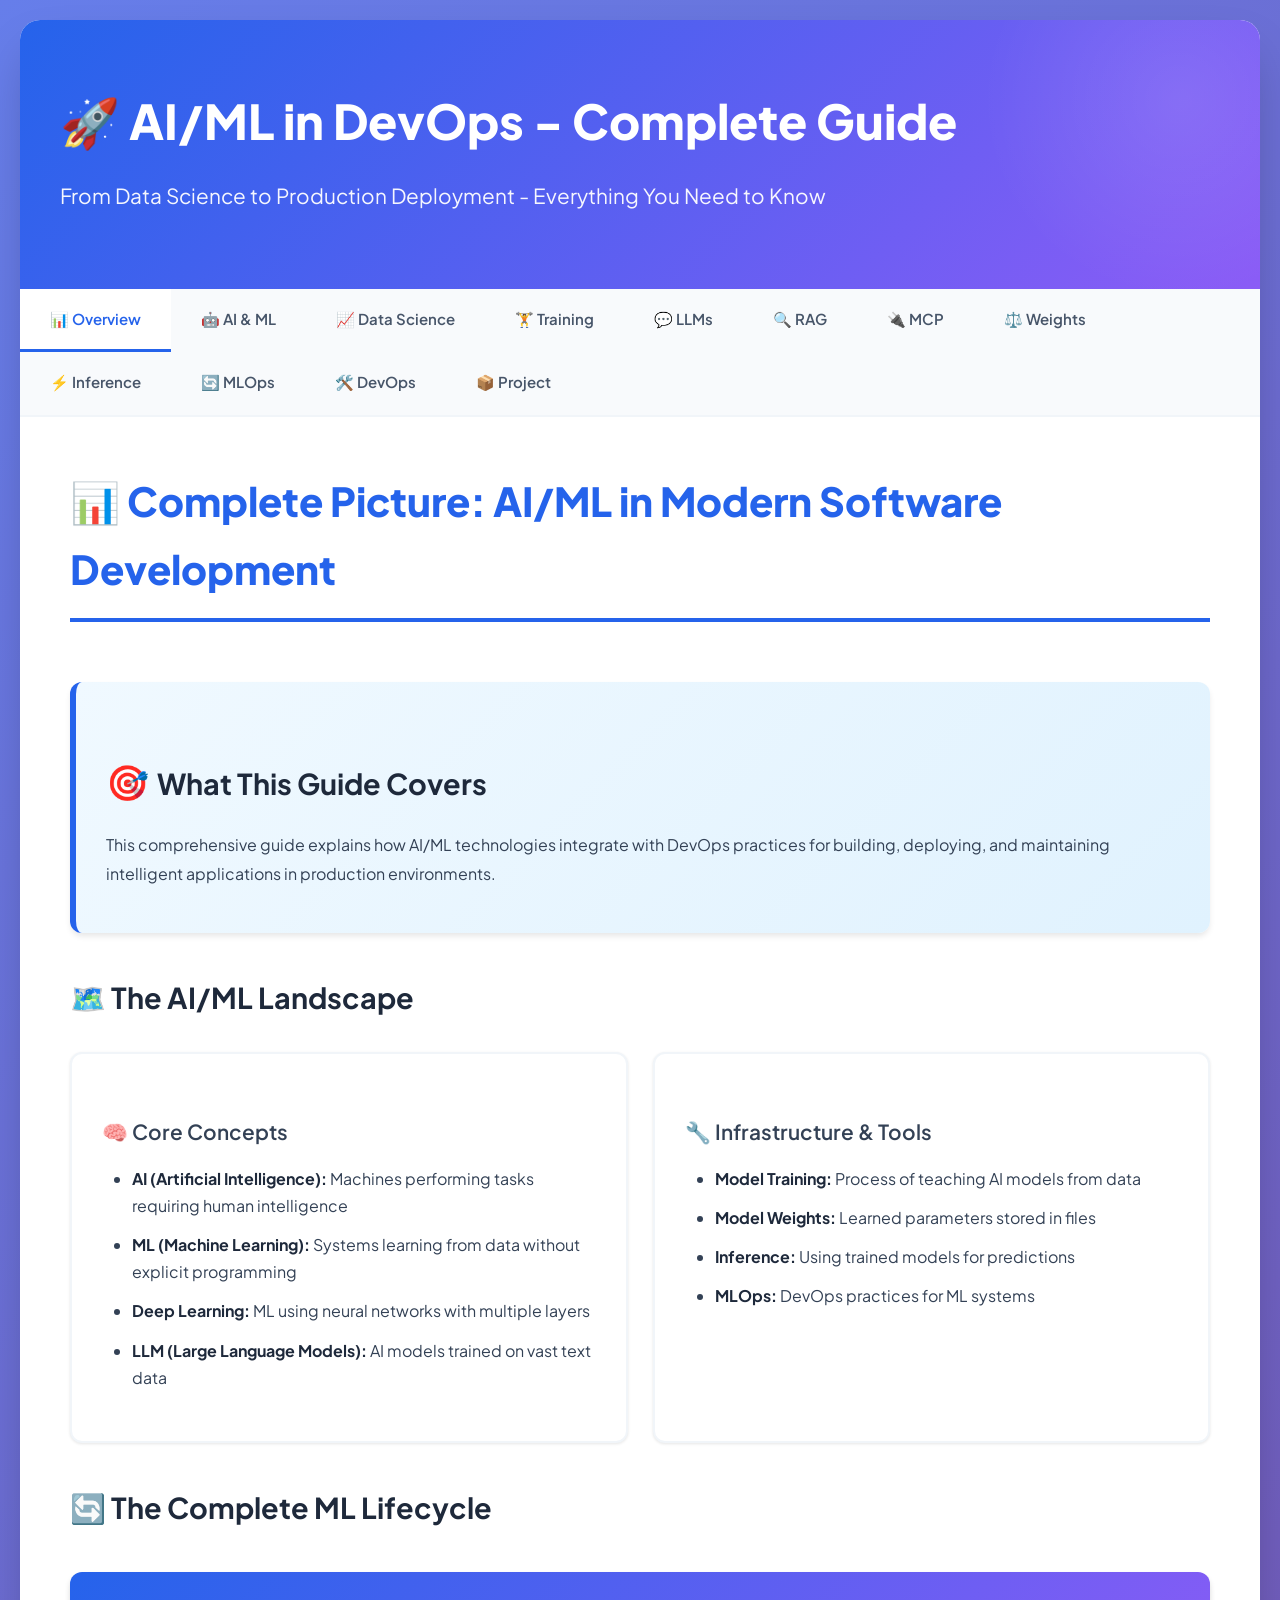
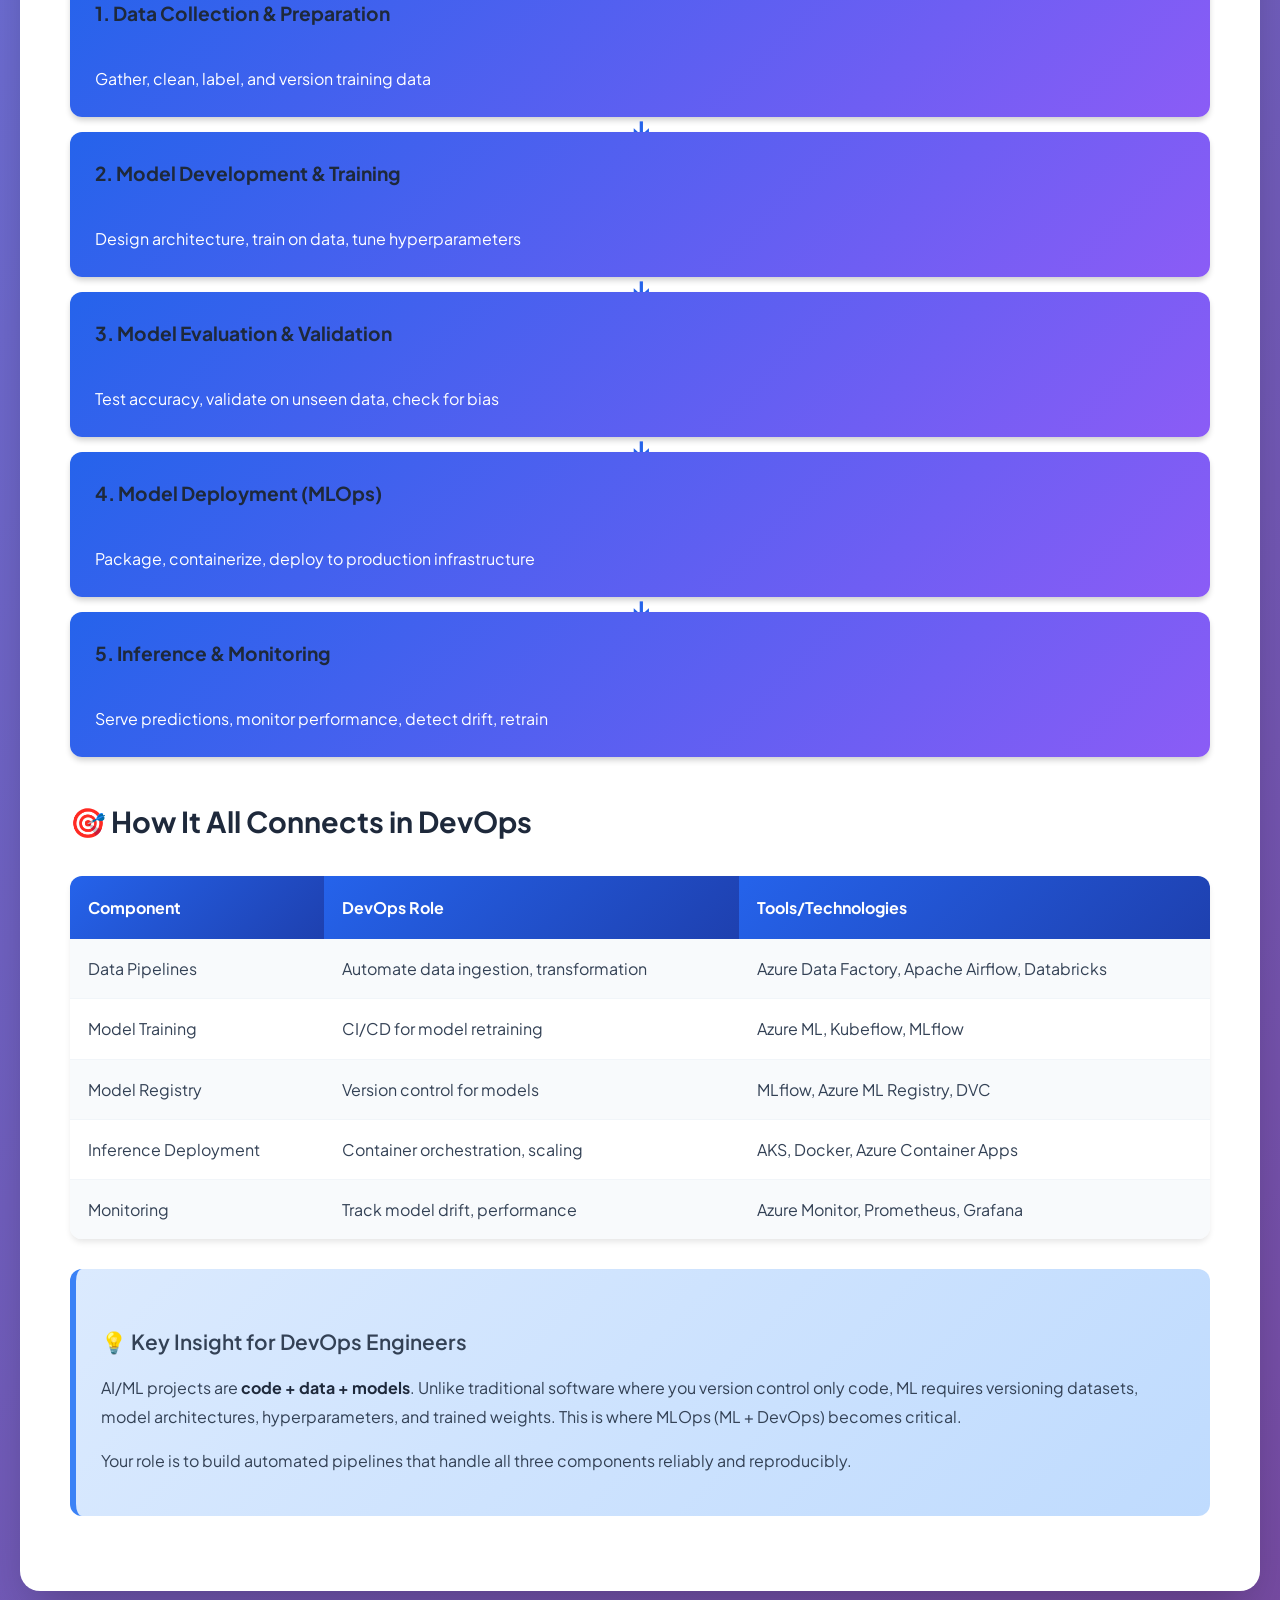
<file: AL_ML_for_DevOps_Engineer/index.html>
<!DOCTYPE html>
<html lang="en">
<head>
    <meta charset="UTF-8">
    <meta name="viewport" content="width=device-width, initial-scale=1.0">
    <title>AI/ML DevOps Complete Guide</title>
    <link href="https://fonts.googleapis.com/css2?family=JetBrains+Mono:wght@400;700&family=Plus+Jakarta+Sans:wght@400;600;800&display=swap" rel="stylesheet">
    <style>
        :root {
            --primary: #2563eb;
            --primary-dark: #1e40af;
            --secondary: #8b5cf6;
            --accent: #f59e0b;
            --success: #10b981;
            --warning: #f59e0b;
            --danger: #ef4444;
            --dark: #0f172a;
            --gray-900: #1e293b;
            --gray-800: #334155;
            --gray-700: #475569;
            --gray-100: #f1f5f9;
            --gray-50: #f8fafc;
        }

        * {
            margin: 0;
            padding: 0;
            box-sizing: border-box;
        }

        body {
            font-family: 'Plus Jakarta Sans', sans-serif;
            background: linear-gradient(135deg, #667eea 0%, #764ba2 100%);
            min-height: 100vh;
            padding: 20px;
            line-height: 1.7;
            color: var(--gray-800);
        }

        .container {
            max-width: 1400px;
            margin: 0 auto;
            background: white;
            border-radius: 20px;
            box-shadow: 0 25px 50px -12px rgba(0, 0, 0, 0.25);
            overflow: hidden;
        }

        .header {
            background: linear-gradient(135deg, var(--primary) 0%, var(--secondary) 100%);
            color: white;
            padding: 60px 40px;
            position: relative;
            overflow: hidden;
        }

        .header::before {
            content: '';
            position: absolute;
            top: 0;
            right: 0;
            width: 400px;
            height: 400px;
            background: radial-gradient(circle, rgba(255,255,255,0.1) 0%, transparent 70%);
            border-radius: 50%;
            transform: translate(30%, -30%);
        }

        .header h1 {
            font-size: 3em;
            font-weight: 800;
            margin-bottom: 15px;
            position: relative;
            z-index: 1;
        }

        .header p {
            font-size: 1.3em;
            opacity: 0.95;
            position: relative;
            z-index: 1;
        }

        .tabs {
            display: flex;
            background: var(--gray-50);
            border-bottom: 2px solid var(--gray-100);
            overflow-x: auto;
            flex-wrap: wrap;
            padding: 0;
        }

        .tab-button {
            background: transparent;
            border: none;
            padding: 20px 30px;
            cursor: pointer;
            font-size: 15px;
            font-weight: 600;
            color: var(--gray-700);
            transition: all 0.3s cubic-bezier(0.4, 0, 0.2, 1);
            border-bottom: 3px solid transparent;
            white-space: nowrap;
            font-family: 'Plus Jakarta Sans', sans-serif;
        }

        .tab-button:hover {
            background: white;
            color: var(--primary);
        }

        .tab-button.active {
            color: var(--primary);
            background: white;
            border-bottom-color: var(--primary);
        }

        .tab-content {
            display: none;
            padding: 50px;
            animation: fadeIn 0.6s cubic-bezier(0.4, 0, 0.2, 1);
        }

        .tab-content.active {
            display: block;
        }

        @keyframes fadeIn {
            from { 
                opacity: 0; 
                transform: translateY(20px); 
            }
            to { 
                opacity: 1; 
                transform: translateY(0); 
            }
        }

        h2 {
            color: var(--primary);
            margin-bottom: 30px;
            font-size: 2.5em;
            font-weight: 800;
            border-bottom: 4px solid var(--primary);
            padding-bottom: 15px;
            display: inline-block;
        }

        h3 {
            color: var(--gray-900);
            margin-top: 40px;
            margin-bottom: 20px;
            font-size: 1.8em;
            font-weight: 700;
        }

        h4 {
            color: var(--gray-800);
            margin-top: 30px;
            margin-bottom: 15px;
            font-size: 1.3em;
            font-weight: 600;
        }

        p {
            margin-bottom: 15px;
            line-height: 1.8;
        }

        .concept-box {
            background: linear-gradient(135deg, #f0f9ff 0%, #e0f2fe 100%);
            border-left: 6px solid var(--primary);
            padding: 30px;
            margin: 30px 0;
            border-radius: 12px;
            box-shadow: 0 4px 6px -1px rgba(0, 0, 0, 0.1);
        }

        .code-block {
            background: var(--dark);
            color: #e2e8f0;
            padding: 25px;
            border-radius: 12px;
            overflow-x: auto;
            margin: 25px 0;
            font-family: 'JetBrains Mono', monospace;
            font-size: 14px;
            line-height: 1.6;
            box-shadow: 0 10px 15px -3px rgba(0, 0, 0, 0.3);
        }

        .code-block .comment { color: #64748b; }
        .code-block .keyword { color: #c084fc; }
        .code-block .string { color: #34d399; }
        .code-block .function { color: #60a5fa; }

        .warning-box {
            background: linear-gradient(135deg, #fef3c7 0%, #fde68a 100%);
            border-left: 6px solid var(--warning);
            padding: 25px;
            margin: 25px 0;
            border-radius: 12px;
        }

        .success-box {
            background: linear-gradient(135deg, #d1fae5 0%, #a7f3d0 100%);
            border-left: 6px solid var(--success);
            padding: 25px;
            margin: 25px 0;
            border-radius: 12px;
        }

        .info-box {
            background: linear-gradient(135deg, #dbeafe 0%, #bfdbfe 100%);
            border-left: 6px solid #3b82f6;
            padding: 25px;
            margin: 25px 0;
            border-radius: 12px;
        }

        ul, ol {
            margin-left: 30px;
            margin-bottom: 20px;
        }

        li {
            margin-bottom: 12px;
            line-height: 1.7;
        }

        .grid-2 {
            display: grid;
            grid-template-columns: 1fr 1fr;
            gap: 25px;
            margin: 30px 0;
        }

        .card {
            background: white;
            border: 2px solid var(--gray-100);
            border-radius: 12px;
            padding: 30px;
            transition: all 0.3s cubic-bezier(0.4, 0, 0.2, 1);
            box-shadow: 0 1px 3px 0 rgba(0, 0, 0, 0.1);
        }

        .card:hover {
            box-shadow: 0 20px 25px -5px rgba(0, 0, 0, 0.1);
            border-color: var(--primary);
            transform: translateY(-4px);
        }

        .pipeline-step {
            background: linear-gradient(135deg, var(--primary) 0%, var(--secondary) 100%);
            color: white;
            padding: 25px;
            margin: 15px 0;
            border-radius: 12px;
            position: relative;
            box-shadow: 0 4px 6px -1px rgba(0, 0, 0, 0.2);
        }

        .pipeline-step strong {
            display: block;
            font-size: 1.2em;
            margin-bottom: 8px;
        }

        .pipeline-step::after {
            content: '↓';
            position: absolute;
            bottom: -35px;
            left: 50%;
            transform: translateX(-50%);
            font-size: 28px;
            color: var(--primary);
            font-weight: bold;
        }

        .pipeline-step:last-child::after {
            display: none;
        }

        table {
            width: 100%;
            border-collapse: separate;
            border-spacing: 0;
            margin: 30px 0;
            border-radius: 12px;
            overflow: hidden;
            box-shadow: 0 4px 6px -1px rgba(0, 0, 0, 0.1);
        }

        th {
            background: linear-gradient(135deg, var(--primary) 0%, var(--primary-dark) 100%);
            color: white;
            padding: 18px;
            text-align: left;
            font-weight: 700;
        }

        td {
            border-bottom: 1px solid var(--gray-100);
            padding: 16px 18px;
            background: white;
        }

        tr:last-child td {
            border-bottom: none;
        }

        tr:nth-child(even) td {
            background: var(--gray-50);
        }

        .highlight {
            background: #fef3c7;
            padding: 3px 8px;
            border-radius: 4px;
            font-weight: 600;
            color: var(--gray-900);
        }

        strong {
            color: var(--gray-900);
            font-weight: 700;
        }

        code {
            background: var(--gray-100);
            padding: 2px 6px;
            border-radius: 4px;
            font-family: 'JetBrains Mono', monospace;
            font-size: 0.9em;
            color: var(--primary-dark);
        }

        @media (max-width: 768px) {
            .grid-2 {
                grid-template-columns: 1fr;
            }
            
            .tabs {
                flex-direction: column;
            }
            
            .tab-button {
                width: 100%;
                text-align: left;
            }
            
            .header h1 {
                font-size: 2em;
            }
            
            .tab-content {
                padding: 25px;
            }

            body {
                padding: 10px;
            }
        }

        .emoji {
            font-size: 1.2em;
            margin-right: 8px;
        }
    </style>
</head>
<body>
    <div class="container">
        <div class="header">
            <h1>🚀 AI/ML in DevOps - Complete Guide</h1>
            <p>From Data Science to Production Deployment - Everything You Need to Know</p>
        </div>

        <div class="tabs">
            <button class="tab-button active" onclick="openTab(event, 'overview')">📊 Overview</button>
            <button class="tab-button" onclick="openTab(event, 'ai-basics')">🤖 AI & ML</button>
            <button class="tab-button" onclick="openTab(event, 'data-science')">📈 Data Science</button>
            <button class="tab-button" onclick="openTab(event, 'training')">🏋️ Training</button>
            <button class="tab-button" onclick="openTab(event, 'llm')">💬 LLMs</button>
            <button class="tab-button" onclick="openTab(event, 'rag')">🔍 RAG</button>
            <button class="tab-button" onclick="openTab(event, 'mcp')">🔌 MCP</button>
            <button class="tab-button" onclick="openTab(event, 'weights')">⚖️ Weights</button>
            <button class="tab-button" onclick="openTab(event, 'inference')">⚡ Inference</button>
            <button class="tab-button" onclick="openTab(event, 'mlops')">🔄 MLOps</button>
            <button class="tab-button" onclick="openTab(event, 'devops')">🛠️ DevOps</button>
            <button class="tab-button" onclick="openTab(event, 'project')">📦 Project</button>
        </div>

        <!-- Overview Tab -->
        <div id="overview" class="tab-content active">
            <h2>📊 Complete Picture: AI/ML in Modern Software Development</h2>
            
            <div class="concept-box">
                <h3><span class="emoji">🎯</span>What This Guide Covers</h3>
                <p>This comprehensive guide explains how AI/ML technologies integrate with DevOps practices for building, deploying, and maintaining intelligent applications in production environments.</p>
            </div>

            <h3>🗺️ The AI/ML Landscape</h3>
            <div class="grid-2">
                <div class="card">
                    <h4>🧠 Core Concepts</h4>
                    <ul>
                        <li><strong>AI (Artificial Intelligence):</strong> Machines performing tasks requiring human intelligence</li>
                        <li><strong>ML (Machine Learning):</strong> Systems learning from data without explicit programming</li>
                        <li><strong>Deep Learning:</strong> ML using neural networks with multiple layers</li>
                        <li><strong>LLM (Large Language Models):</strong> AI models trained on vast text data</li>
                    </ul>
                </div>
                <div class="card">
                    <h4>🔧 Infrastructure & Tools</h4>
                    <ul>
                        <li><strong>Model Training:</strong> Process of teaching AI models from data</li>
                        <li><strong>Model Weights:</strong> Learned parameters stored in files</li>
                        <li><strong>Inference:</strong> Using trained models for predictions</li>
                        <li><strong>MLOps:</strong> DevOps practices for ML systems</li>
                    </ul>
                </div>
            </div>

            <h3>🔄 The Complete ML Lifecycle</h3>
            <div style="margin: 40px 0;">
                <div class="pipeline-step">
                    <strong>1. Data Collection & Preparation</strong><br>
                    Gather, clean, label, and version training data
                </div>
                <div class="pipeline-step">
                    <strong>2. Model Development & Training</strong><br>
                    Design architecture, train on data, tune hyperparameters
                </div>
                <div class="pipeline-step">
                    <strong>3. Model Evaluation & Validation</strong><br>
                    Test accuracy, validate on unseen data, check for bias
                </div>
                <div class="pipeline-step">
                    <strong>4. Model Deployment (MLOps)</strong><br>
                    Package, containerize, deploy to production infrastructure
                </div>
                <div class="pipeline-step">
                    <strong>5. Inference & Monitoring</strong><br>
                    Serve predictions, monitor performance, detect drift, retrain
                </div>
            </div>

            <h3>🎯 How It All Connects in DevOps</h3>
            <table>
                <tr>
                    <th>Component</th>
                    <th>DevOps Role</th>
                    <th>Tools/Technologies</th>
                </tr>
                <tr>
                    <td>Data Pipelines</td>
                    <td>Automate data ingestion, transformation</td>
                    <td>Azure Data Factory, Apache Airflow, Databricks</td>
                </tr>
                <tr>
                    <td>Model Training</td>
                    <td>CI/CD for model retraining</td>
                    <td>Azure ML, Kubeflow, MLflow</td>
                </tr>
                <tr>
                    <td>Model Registry</td>
                    <td>Version control for models</td>
                    <td>MLflow, Azure ML Registry, DVC</td>
                </tr>
                <tr>
                    <td>Inference Deployment</td>
                    <td>Container orchestration, scaling</td>
                    <td>AKS, Docker, Azure Container Apps</td>
                </tr>
                <tr>
                    <td>Monitoring</td>
                    <td>Track model drift, performance</td>
                    <td>Azure Monitor, Prometheus, Grafana</td>
                </tr>
            </table>

            <div class="info-box">
                <h4>💡 Key Insight for DevOps Engineers</h4>
                <p>AI/ML projects are <strong>code + data + models</strong>. Unlike traditional software where you version control only code, ML requires versioning datasets, model architectures, hyperparameters, and trained weights. This is where MLOps (ML + DevOps) becomes critical.</p>
                <p>Your role is to build automated pipelines that handle all three components reliably and reproducibly.</p>
            </div>
        </div>

        <!-- Add remaining tab content here - continuing from the previous version -->
        <!-- I'll add the complete remaining sections -->

<div id="ai-basics" class="tab-content">
            <h2>🤖 AI & Machine Learning Basics</h2>
            
            <h3>What is Artificial Intelligence?</h3>
            <div class="concept-box">
                <p><strong>AI</strong> is the broad field of creating machines that can perform tasks requiring human-like intelligence: understanding language, recognizing images, making decisions, solving problems.</p>
            </div>

            <h3>Types of AI</h3>
            <div class="grid-2">
                <div class="card">
                    <h4>🎯 Narrow AI (Weak AI)</h4>
                    <p>AI designed for specific tasks</p>
                    <ul>
                        <li>Virtual assistants (Siri, Alexa)</li>
                        <li>Recommendation systems (Netflix, Amazon)</li>
                        <li>Spam filters</li>
                        <li>Image recognition</li>
                        <li><strong>This is what we build in production today</strong></li>
                    </ul>
                </div>
                <div class="card">
                    <h4>🧠 General AI (Strong AI)</h4>
                    <p>AI with human-level intelligence across all domains</p>
                    <ul>
                        <li>Still theoretical/research stage</li>
                        <li>Can learn any intellectual task</li>
                        <li>Not relevant for current DevOps work</li>
                    </ul>
                </div>
            </div>

            <h3>Machine Learning - The Core of Modern AI</h3>
            <div class="concept-box">
                <p><strong>Machine Learning</strong> is a subset of AI where systems learn patterns from data rather than being explicitly programmed with rules.</p>
                <p><strong>Traditional Programming:</strong> Rules + Data → Output</p>
                <p><strong>Machine Learning:</strong> Data + Desired Output → Rules (Model)</p>
            </div>

            <h3>Types of Machine Learning</h3>
            
            <h4>1. Supervised Learning</h4>
            <div class="info-box">
                <p><strong>Definition:</strong> Learning from labeled data (input-output pairs)</p>
                <p><strong>Use Cases:</strong></p>
                <ul>
                    <li>Email spam detection (email → spam/not spam)</li>
                    <li>House price prediction (features → price)</li>
                    <li>Medical diagnosis (symptoms → disease)</li>
                    <li>Sentiment analysis (text → positive/negative)</li>
                </ul>
                <p><strong>DevOps Context:</strong> Log classification, anomaly detection in metrics, ticket categorization</p>
            </div>

            <h4>2. Unsupervised Learning</h4>
            <div class="info-box">
                <p><strong>Definition:</strong> Finding patterns in unlabeled data</p>
                <p><strong>Use Cases:</strong></p>
                <ul>
                    <li>Customer segmentation (grouping similar users)</li>
                    <li>Anomaly detection (finding outliers)</li>
                    <li>Data compression</li>
                </ul>
                <p><strong>DevOps Context:</strong> Clustering server behaviors, detecting unusual deployment patterns</p>
            </div>

            <h4>3. Reinforcement Learning</h4>
            <div class="info-box">
                <p><strong>Definition:</strong> Learning through trial and error with rewards/penalties</p>
                <p><strong>Use Cases:</strong></p>
                <ul>
                    <li>Game playing (AlphaGo)</li>
                    <li>Robot control</li>
                    <li>Resource optimization</li>
                </ul>
                <p><strong>DevOps Context:</strong> Auto-scaling policies, resource allocation optimization</p>
            </div>

            <h3>Deep Learning</h3>
            <div class="concept-box">
                <p><strong>Deep Learning</strong> is a specialized ML technique using artificial neural networks with multiple layers (inspired by the human brain).</p>
                <p><strong>Why "Deep"?</strong> Multiple layers allow learning hierarchical representations:</p>
                <ul>
                    <li><strong>Layer 1:</strong> Edges and simple shapes</li>
                    <li><strong>Layer 2:</strong> Object parts</li>
                    <li><strong>Layer 3:</strong> Complete objects</li>
                </ul>
            </div>

            <h3>Common ML Algorithms</h3>
            <table>
                <tr>
                    <th>Algorithm Type</th>
                    <th>What It Does</th>
                    <th>Example Use</th>
                </tr>
                <tr>
                    <td>Linear Regression</td>
                    <td>Predicts continuous values</td>
                    <td>House prices, CPU usage forecasting</td>
                </tr>
                <tr>
                    <td>Logistic Regression</td>
                    <td>Binary classification</td>
                    <td>Email spam (yes/no)</td>
                </tr>
                <tr>
                    <td>Decision Trees</td>
                    <td>Tree-like decision model</td>
                    <td>Approval workflows, categorization</td>
                </tr>
                <tr>
                    <td>Random Forest</td>
                    <td>Multiple decision trees voting</td>
                    <td>More accurate predictions</td>
                </tr>
                <tr>
                    <td>Neural Networks</td>
                    <td>Complex pattern recognition</td>
                    <td>Image recognition, NLP, LLMs</td>
                </tr>
                <tr>
                    <td>K-Means</td>
                    <td>Clustering data into groups</td>
                    <td>User segmentation, server grouping</td>
                </tr>
            </table>

            <div class="success-box">
                <h4>✅ DevOps Engineer's Takeaway</h4>
                <p>You don't need to build ML models from scratch. Your role is to:</p>
                <ul>
                    <li>Understand what models do and their requirements</li>
                    <li>Deploy and serve models efficiently</li>
                    <li>Build pipelines for data and model management</li>
                    <li>Monitor model performance in production</li>
                    <li>Automate retraining and deployment</li>
                </ul>
            </div>
        </div>

        <!-- Data Science Tab -->
        <div id="data-science" class="tab-content">
            <h2>📈 Data Science in ML Projects</h2>
            
            <div class="concept-box">
                <h3>What is Data Science?</h3>
                <p><strong>Data Science</strong> is the field of extracting insights and knowledge from data using statistics, ML, and domain expertise. It's the foundation that ML models are built on.</p>
            </div>

            <h3>The Data Science Workflow</h3>
            <div style="margin: 40px 0;">
                <div class="pipeline-step">
                    <strong>1. Problem Definition</strong><br>
                    What business question are we answering?
                </div>
                <div class="pipeline-step">
                    <strong>2. Data Collection</strong><br>
                    Gather data from databases, APIs, logs, sensors
                </div>
                <div class="pipeline-step">
                    <strong>3. Data Cleaning</strong><br>
                    Handle missing values, remove duplicates, fix errors
                </div>
                <div class="pipeline-step">
                    <strong>4. Exploratory Data Analysis (EDA)</strong><br>
                    Visualize patterns, calculate statistics, understand relationships
                </div>
                <div class="pipeline-step">
                    <strong>5. Feature Engineering</strong><br>
                    Create meaningful input variables for models
                </div>
                <div class="pipeline-step">
                    <strong>6. Model Building & Training</strong><br>
                    Select algorithms, train, evaluate
                </div>
                <div class="pipeline-step">
                    <strong>7. Deployment & Monitoring</strong><br>
                    Put model in production, track performance
                </div>
            </div>

            <h3>Data Types in ML</h3>
            <table>
                <tr>
                    <th>Data Type</th>
                    <th>Description</th>
                    <th>Examples</th>
                </tr>
                <tr>
                    <td>Structured</td>
                    <td>Organized in tables with rows/columns</td>
                    <td>SQL databases, CSV files, Excel spreadsheets</td>
                </tr>
                <tr>
                    <td>Unstructured</td>
                    <td>No predefined format</td>
                    <td>Text, images, videos, audio, logs</td>
                </tr>
                <tr>
                    <td>Semi-structured</td>
                    <td>Some organizational properties</td>
                    <td>JSON, XML, HTML, NoSQL data</td>
                </tr>
            </table>

            <h3>Key Data Preprocessing Steps</h3>
            
            <h4>1. Data Cleaning</h4>
            <div class="code-block"># Example: Handling missing data in Python
import pandas as pd

# Load data
df = pd.read_csv('server_metrics.csv')

# Check for missing values
print(df.isnull().sum())

# Fill missing values
df['cpu_usage'].fillna(df['cpu_usage'].mean(), inplace=True)

# Remove duplicates
df.drop_duplicates(inplace=True)</div>

            <h4>2. Feature Engineering</h4>
            <div class="concept-box">
                <p><strong>Feature Engineering</strong> is creating new input variables that better represent the underlying problem.</p>
                <p><strong>Examples:</strong></p>
                <ul>
                    <li>From timestamp → hour_of_day, day_of_week, is_weekend</li>
                    <li>From IP address → country, region, ISP</li>
                    <li>From text → word count, sentiment score, key phrases</li>
                    <li>From logs → error_rate, response_time_avg, request_count</li>
                </ul>
            </div>

            <h4>3. Data Normalization/Scaling</h4>
            <div class="code-block">from sklearn.preprocessing import StandardScaler, MinMaxScaler

# StandardScaler: mean=0, std=1
scaler = StandardScaler()
scaled_data = scaler.fit_transform(data)

# MinMaxScaler: scale to range [0, 1]
scaler = MinMaxScaler()
scaled_data = scaler.fit_transform(data)</div>

            <h4>4. Train-Test Split</h4>
            <div class="concept-box">
                <p>Always split data into separate sets:</p>
                <ul>
                    <li><strong>Training Set (70-80%):</strong> Used to train the model</li>
                    <li><strong>Validation Set (10-15%):</strong> Used to tune hyperparameters</li>
                    <li><strong>Test Set (10-15%):</strong> Used to evaluate final model (never seen during training)</li>
                </ul>
            </div>

            <div class="code-block">from sklearn.model_selection import train_test_split

# Split data
X_train, X_test, y_train, y_test = train_test_split(
    features, labels, test_size=0.2, random_state=42
)</div>

            <h3>Data Storage for ML Projects</h3>
            <table>
                <tr>
                    <th>Storage Type</th>
                    <th>Use Case</th>
                    <th>Azure Service</th>
                </tr>
                <tr>
                    <td>Data Lake</td>
                    <td>Store raw, unprocessed data at scale</td>
                    <td>Azure Data Lake Storage Gen2</td>
                </tr>
                <tr>
                    <td>Data Warehouse</td>
                    <td>Structured, processed data for analytics</td>
                    <td>Azure Synapse Analytics</td>
                </tr>
                <tr>
                    <td>Blob Storage</td>
                    <td>Unstructured data, model files, datasets</td>
                    <td>Azure Blob Storage</td>
                </tr>
                <tr>
                    <td>Database</td>
                    <td>Transactional, structured data</td>
                    <td>Azure SQL Database, Cosmos DB</td>
                </tr>
            </table>

            <h3>DevOps Role in Data Science</h3>
            <div class="grid-2">
                <div class="card">
                    <h4>🔄 Data Pipelines</h4>
                    <ul>
                        <li>Automate data collection from sources</li>
                        <li>Schedule ETL (Extract, Transform, Load) jobs</li>
                        <li>Version control datasets</li>
                        <li>Monitor data quality</li>
                    </ul>
                    <p><strong>Tools:</strong> Azure Data Factory, Apache Airflow, Databricks</p>
                </div>
                <div class="card">
                    <h4>📦 Data Versioning</h4>
                    <ul>
                        <li>Track dataset changes over time</li>
                        <li>Reproduce experiments with exact data versions</li>
                        <li>Handle large files not suitable for Git</li>
                    </ul>
                    <p><strong>Tools:</strong> DVC (Data Version Control), MLflow, Azure ML Datasets</p>
                </div>
            </div>

            <div class="success-box">
                <h4>✅ DevOps Engineer's Data Science Checklist</h4>
                <ul>
                    <li>Set up automated data pipelines</li>
                    <li>Implement data quality checks</li>
                    <li>Version control datasets alongside code</li>
                    <li>Secure data access with RBAC and encryption</li>
                    <li>Monitor pipeline health and data drift</li>
                    <li>Optimize storage costs (hot/cool/archive tiers)</li>
                </ul>
            </div>
        </div>


        <!-- Training Tab -->
        <div id="training" class="tab-content">
            <h2>🏋️ Model Training Deep Dive</h2>
            
            <div class="concept-box">
                <h3>What is Model Training?</h3>
                <p><strong>Model Training</strong> is the process of feeding data to an ML algorithm so it can learn patterns and make predictions. The algorithm adjusts internal parameters (weights) to minimize prediction errors.</p>
            </div>

            <h3>Training Process Overview</h3>
            <div style="margin: 40px 0;">
                <div class="pipeline-step">
                    <strong>1. Initialize Model</strong><br>
                    Start with random weights/parameters
                </div>
                <div class="pipeline-step">
                    <strong>2. Forward Pass</strong><br>
                    Input data → Model → Predictions
                </div>
                <div class="pipeline-step">
                    <strong>3. Calculate Loss</strong><br>
                    Measure error between predictions and actual values
                </div>
                <div class="pipeline-step">
                    <strong>4. Backward Pass (Backpropagation)</strong><br>
                    Calculate gradients to update weights
                </div>
                <div class="pipeline-step">
                    <strong>5. Update Weights</strong><br>
                    Adjust parameters to reduce error
                </div>
                <div class="pipeline-step">
                    <strong>6. Repeat</strong><br>
                    Iterate through data multiple times (epochs)
                </div>
            </div>

            <h3>Key Training Concepts</h3>
            
            <h4>Epochs, Batches, and Iterations</h4>
            <div class="info-box">
                <p><strong>Epoch:</strong> One complete pass through the entire training dataset</p>
                <p><strong>Batch:</strong> A subset of the training data processed together</p>
                <p><strong>Iteration:</strong> One update of the model weights (one batch processed)</p>
                <br>
                <p><strong>Example:</strong> 10,000 samples, batch size 100</p>
                <ul>
                    <li>Iterations per epoch: 10,000 / 100 = 100</li>
                    <li>Training for 50 epochs = 5,000 total iterations</li>
                </ul>
            </div>

            <h4>Learning Rate</h4>
            <div class="concept-box">
                <p><strong>Learning Rate</strong> controls how much to adjust weights during each update.</p>
                <ul>
                    <li><strong>Too high:</strong> Model oscillates and doesn't converge</li>
                    <li><strong>Too low:</strong> Training is slow, may get stuck in local minima</li>
                    <li><strong>Common values:</strong> 0.001, 0.01, 0.1</li>
                </ul>
            </div>

            <h4>Loss Functions</h4>
            <table>
                <tr>
                    <th>Loss Function</th>
                    <th>Use Case</th>
                    <th>Description</th>
                </tr>
                <tr>
                    <td>Mean Squared Error (MSE)</td>
                    <td>Regression</td>
                    <td>Average squared difference between predicted and actual values</td>
                </tr>
                <tr>
                    <td>Binary Cross-Entropy</td>
                    <td>Binary Classification</td>
                    <td>Measures error for two-class problems (spam/not spam)</td>
                </tr>
                <tr>
                    <td>Categorical Cross-Entropy</td>
                    <td>Multi-class Classification</td>
                    <td>Error for multiple classes (cat/dog/bird)</td>
                </tr>
            </table>

            <h3>Training Example (PyTorch)</h3>
            <div class="code-block">import torch
import torch.nn as nn
import torch.optim as optim

# Define model
class SimpleNet(nn.Module):
    def __init__(self):
        super().__init__()
        self.fc1 = nn.Linear(10, 64)
        self.fc2 = nn.Linear(64, 32)
        self.fc3 = nn.Linear(32, 1)
        
    def forward(self, x):
        x = torch.relu(self.fc1(x))
        x = torch.relu(self.fc2(x))
        return self.fc3(x)

# Initialize
model = SimpleNet()
criterion = nn.MSELoss()
optimizer = optim.Adam(model.parameters(), lr=0.001)

# Training loop
for epoch in range(100):
    for batch_data, batch_labels in train_loader:
        # Forward pass
        predictions = model(batch_data)
        loss = criterion(predictions, batch_labels)
        
        # Backward pass
        optimizer.zero_grad()
        loss.backward()
        
        # Update weights
        optimizer.step()
    
    print(f'Epoch {epoch}, Loss: {loss.item()}')</div>

            <h3>Hyperparameters</h3>
            <div class="concept-box">
                <p><strong>Hyperparameters</strong> are settings you configure before training (not learned from data):</p>
                <ul>
                    <li>Learning rate</li>
                    <li>Number of epochs</li>
                    <li>Batch size</li>
                    <li>Number of layers/neurons</li>
                    <li>Dropout rate</li>
                    <li>Regularization strength</li>
                </ul>
                <p><strong>Hyperparameter Tuning:</strong> Finding the best combination through experimentation (Grid Search, Random Search, Bayesian Optimization)</p>
            </div>

            <h3>Training Infrastructure</h3>
            <table>
                <tr>
                    <th>Component</th>
                    <th>Purpose</th>
                    <th>Azure Options</th>
                </tr>
                <tr>
                    <td>CPU</td>
                    <td>Basic models, data preprocessing</td>
                    <td>Standard VMs (D-series)</td>
                </tr>
                <tr>
                    <td>GPU</td>
                    <td>Deep learning, large models</td>
                    <td>NC-series VMs (NVIDIA)</td>
                </tr>
                <tr>
                    <td>Memory</td>
                    <td>Large datasets in RAM</td>
                    <td>E-series VMs (memory optimized)</td>
                </tr>
            </table>

            <h3>Training Metrics & Evaluation</h3>
            <table>
                <tr>
                    <th>Metric</th>
                    <th>What It Measures</th>
                </tr>
                <tr>
                    <td>Accuracy</td>
                    <td>% of correct predictions (good for balanced datasets)</td>
                </tr>
                <tr>
                    <td>Precision</td>
                    <td>Of positive predictions, how many were correct?</td>
                </tr>
                <tr>
                    <td>Recall</td>
                    <td>Of actual positives, how many did we find?</td>
                </tr>
                <tr>
                    <td>F1 Score</td>
                    <td>Harmonic mean of precision and recall</td>
                </tr>
            </table>

            <h3>Overfitting and Underfitting</h3>
            <div class="grid-2">
                <div class="card">
                    <h4>⚠️ Overfitting</h4>
                    <p>Model learns training data too well, including noise</p>
                    <ul>
                        <li>High training accuracy, low test accuracy</li>
                        <li>Solutions: More data, regularization, dropout, early stopping</li>
                    </ul>
                </div>
                <div class="card">
                    <h4>⚠️ Underfitting</h4>
                    <p>Model too simple to capture patterns</p>
                    <ul>
                        <li>Low training and test accuracy</li>
                        <li>Solutions: More complex model, more features, train longer</li>
                    </ul>
                </div>
            </div>

            <div class="success-box">
                <h4>✅ Automating Model Training</h4>
                <ul>
                    <li><strong>Azure ML Pipelines:</strong> Orchestrate training workflows</li>
                    <li><strong>Experiment Tracking:</strong> MLflow to log metrics, parameters</li>
                    <li><strong>Compute Management:</strong> Auto-scale GPU clusters, shut down when idle</li>
                    <li><strong>CI/CD for Training:</strong> Trigger retraining on new data or code changes</li>
                </ul>
            </div>
        </div>

        <!-- LLM Tab -->
        <div id="llm" class="tab-content">
            <h2>💬 Large Language Models (LLMs)</h2>
            
            <div class="concept-box">
                <h3>What are LLMs?</h3>
                <p><strong>Large Language Models</strong> are AI models trained on massive amounts of text data to understand and generate human-like language. Examples: GPT-4, Claude, Gemini, Llama.</p>
            </div>

            <h3>LLM Scale Comparison</h3>
            <table>
                <tr>
                    <th>Model</th>
                    <th>Parameters</th>
                    <th>Context Window</th>
                    <th>Provider</th>
                </tr>
                <tr>
                    <td>GPT-4</td>
                    <td>~1.7 trillion (estimated)</td>
                    <td>128K tokens</td>
                    <td>OpenAI</td>
                </tr>
                <tr>
                    <td>Claude Sonnet 4</td>
                    <td>Undisclosed</td>
                    <td>200K tokens</td>
                    <td>Anthropic</td>
                </tr>
                <tr>
                    <td>Llama 3.1</td>
                    <td>8B, 70B, 405B</td>
                    <td>128K tokens</td>
                    <td>Meta (Open Source)</td>
                </tr>
                <tr>
                    <td>Gemini Pro</td>
                    <td>Undisclosed</td>
                    <td>1M tokens</td>
                    <td>Google</td>
                </tr>
            </table>

            <h3>Key LLM Concepts</h3>
            
            <h4>Tokens</h4>
            <div class="concept-box">
                <p><strong>Tokens</strong> are the basic units of text that LLMs process (roughly 3-4 characters or 0.75 words).</p>
                <p><strong>Example:</strong> "Hello, world!" = ~4 tokens ["Hello", ",", " world", "!"]</p>
                <p><strong>Why it matters:</strong> API costs and context limits are measured in tokens</p>
            </div>

            <h4>Context Window</h4>
            <div class="concept-box">
                <p><strong>Context Window</strong> is the maximum amount of text (in tokens) an LLM can process at once, including both input and output.</p>
                <p><strong>Example:</strong> Claude Sonnet 4's 200K token window = ~150,000 words = ~500 pages</p>
            </div>

            <h4>Temperature</h4>
            <div class="info-box">
                <p><strong>Temperature</strong> controls randomness in outputs (0 to 1):</p>
                <ul>
                    <li><strong>Low (0.0-0.3):</strong> More focused, deterministic, consistent</li>
                    <li><strong>Medium (0.4-0.7):</strong> Balanced creativity and consistency</li>
                    <li><strong>High (0.8-1.0):</strong> More creative, random, diverse</li>
                </ul>
            </div>

            <h4>Prompt Engineering</h4>
            <div class="concept-box">
                <p><strong>Prompt Engineering</strong> is the art of crafting effective instructions to get desired outputs from LLMs.</p>
                <p><strong>Best Practices:</strong></p>
                <ul>
                    <li><strong>Be specific:</strong> "Write a Python function that..." instead of "Write code..."</li>
                    <li><strong>Provide context:</strong> Explain the use case and constraints</li>
                    <li><strong>Use examples:</strong> Show desired input-output pairs</li>
                    <li><strong>Specify format:</strong> "Respond in JSON format"</li>
                </ul>
            </div>

            <h3>Using LLMs via APIs</h3>
            
            <h4>OpenAI API Example</h4>
            <div class="code-block">import openai

openai.api_key = "your-api-key"

response = openai.ChatCompletion.create(
    model="gpt-4",
    messages=[
        {"role": "system", "content": "You are a DevOps expert."},
        {"role": "user", "content": "Explain Kubernetes pods."}
    ],
    temperature=0.3,
    max_tokens=100
)

print(response.choices[0].message.content)</div>

            <h4>Anthropic Claude API Example</h4>
            <div class="code-block">import anthropic

client = anthropic.Anthropic(api_key="your-api-key")

message = client.messages.create(
    model="claude-sonnet-4-20250514",
    max_tokens=1024,
    messages=[
        {"role": "user", "content": "Generate a Terraform script for AKS"}
    ]
)

print(message.content)</div>

            <h3>LLM Deployment Options</h3>
            <div class="grid-2">
                <div class="card">
                    <h4>☁️ API Services (Managed)</h4>
                    <p><strong>Pros:</strong></p>
                    <ul>
                        <li>No infrastructure management</li>
                        <li>Always latest models</li>
                        <li>Pay per use</li>
                    </ul>
                    <p><strong>Cons:</strong></p>
                    <ul>
                        <li>Recurring costs</li>
                        <li>Data leaves your environment</li>
                    </ul>
                </div>
                <div class="card">
                    <h4>🖥️ Self-Hosted (Open Source)</h4>
                    <p><strong>Pros:</strong></p>
                    <ul>
                        <li>Full data control</li>
                        <li>No per-token costs</li>
                        <li>Customizable</li>
                    </ul>
                    <p><strong>Cons:</strong></p>
                    <ul>
                        <li>High GPU costs</li>
                        <li>Maintenance overhead</li>
                    </ul>
                </div>
            </div>

            <h3>LLMs in DevOps Use Cases</h3>
            <table>
                <tr>
                    <th>Use Case</th>
                    <th>Description</th>
                    <th>Example</th>
                </tr>
                <tr>
                    <td>Code Generation</td>
                    <td>Auto-generate scripts, IaC</td>
                    <td>Generate Terraform from requirements</td>
                </tr>
                <tr>
                    <td>Log Analysis</td>
                    <td>Summarize and explain errors</td>
                    <td>Parse application logs, identify root causes</td>
                </tr>
                <tr>
                    <td>Documentation</td>
                    <td>Auto-generate docs from code</td>
                    <td>Create README files, API documentation</td>
                </tr>
                <tr>
                    <td>Incident Response</td>
                    <td>Automated troubleshooting</td>
                    <td>Chatbot for deployment issues</td>
                </tr>
            </table>
        </div>

        <!-- RAG Tab -->
        <div id="rag" class="tab-content">
            <h2>🔍 RAG (Retrieval-Augmented Generation)</h2>
            
            <div class="concept-box">
                <h3>What is RAG?</h3>
                <p><strong>RAG</strong> combines LLMs with external knowledge retrieval. Instead of relying only on training data, the LLM retrieves relevant information from a knowledge base before generating responses.</p>
                <p><strong>Why RAG?</strong> LLMs don't know your company's internal data. RAG solves this by fetching current, specific information on-demand.</p>
            </div>

            <h3>How RAG Works</h3>
            <div style="margin: 40px 0;">
                <div class="pipeline-step">
                    <strong>1. User Query</strong><br>
                    "What's our deployment process?"
                </div>
                <div class="pipeline-step">
                    <strong>2. Query Embedding</strong><br>
                    Convert question to vector representation
                </div>
                <div class="pipeline-step">
                    <strong>3. Vector Search</strong><br>
                    Find most relevant documents in knowledge base
                </div>
                <div class="pipeline-step">
                    <strong>4. Retrieve Context</strong><br>
                    Fetch top K most similar documents
                </div>
                <div class="pipeline-step">
                    <strong>5. Augment Prompt</strong><br>
                    Combine retrieved context + original query
                </div>
                <div class="pipeline-step">
                    <strong>6. LLM Generation</strong><br>
                    Generate answer using provided context
                </div>
            </div>

            <h3>Key RAG Components</h3>
            
            <h4>Embeddings</h4>
            <div class="concept-box">
                <p><strong>Embeddings</strong> are numerical vector representations of text that capture semantic meaning. Similar concepts have similar vectors.</p>
                <p><strong>Example:</strong></p>
                <ul>
                    <li>"dog" → [0.2, 0.8, 0.1, ...]</li>
                    <li>"puppy" → [0.21, 0.79, 0.12, ...] (very close to "dog")</li>
                    <li>"car" → [0.7, 0.1, 0.9, ...] (far from "dog")</li>
                </ul>
            </div>

            <h4>Vector Databases</h4>
            <table>
                <tr>
                    <th>Vector DB</th>
                    <th>Type</th>
                    <th>Best For</th>
                </tr>
                <tr>
                    <td>Azure AI Search</td>
                    <td>Managed Service</td>
                    <td>Azure-native, hybrid search</td>
                </tr>
                <tr>
                    <td>Pinecone</td>
                    <td>Managed SaaS</td>
                    <td>Dedicated vector search</td>
                </tr>
                <tr>
                    <td>Chroma</td>
                    <td>Open Source</td>
                    <td>Lightweight, Python-friendly</td>
                </tr>
                <tr>
                    <td>Weaviate</td>
                    <td>Open Source</td>
                    <td>GraphQL API, flexible</td>
                </tr>
            </table>

            <h3>RAG Implementation Example</h3>
            <div class="code-block"># Python RAG with LangChain

from langchain.document_loaders import DirectoryLoader
from langchain.text_splitter import RecursiveCharacterTextSplitter
from langchain.embeddings import OpenAIEmbeddings
from langchain.vectorstores import Chroma
from langchain.chat_models import ChatOpenAI
from langchain.chains import RetrievalQA

# Load documents
loader = DirectoryLoader('./docs', glob="**/*.md")
documents = loader.load()

# Chunk documents
text_splitter = RecursiveCharacterTextSplitter(
    chunk_size=1000,
    chunk_overlap=200
)
chunks = text_splitter.split_documents(documents)

# Create vector store
embeddings = OpenAIEmbeddings()
vectorstore = Chroma.from_documents(
    documents=chunks,
    embedding=embeddings
)

# Create retrieval chain
llm = ChatOpenAI(model="gpt-4", temperature=0)
qa_chain = RetrievalQA.from_chain_type(
    llm=llm,
    retriever=vectorstore.as_retriever(search_kwargs={"k": 4})
)

# Query
response = qa_chain.run("How do we deploy to production?")
print(response)</div>

            <h3>RAG Use Cases in DevOps</h3>
            <div class="success-box">
                <h4>✅ DevOps RAG Applications</h4>
                <ul>
                    <li><strong>Documentation Assistant:</strong> Answer questions from runbooks and wikis</li>
                    <li><strong>Incident Response:</strong> Retrieve similar past incidents</li>
                    <li><strong>Code Search:</strong> Find relevant code examples</li>
                    <li><strong>Compliance Checker:</strong> Query security policies</li>
                    <li><strong>Onboarding Bot:</strong> Help new team members</li>
                </ul>
            </div>
        </div>

        <!-- MCP Tab -->
        <div id="mcp" class="tab-content">
            <h2>🔌 MCP (Model Context Protocol)</h2>
            
            <div class="concept-box">
                <h3>What is MCP?</h3>
                <p><strong>MCP</strong> is an open standard created by Anthropic for connecting AI assistants to external data sources and tools. It's like a universal plugin system for LLMs.</p>
                <p><strong>Analogy:</strong> MCP is to LLMs what USB is to computers — a standard way to connect different components.</p>
            </div>

            <h3>Why MCP Matters</h3>
            <div class="info-box">
                <p><strong>Problem MCP Solves:</strong></p>
                <ul>
                    <li>LLMs can't access your databases, APIs, or internal systems</li>
                    <li>Each LLM provider had different integration methods</li>
                    <li>Developers rebuilt integrations for each AI tool</li>
                </ul>
                <p><strong>MCP Solution:</strong></p>
                <ul>
                    <li>Standardized protocol for AI-to-tool communication</li>
                    <li>Write once, use with any MCP-compatible LLM</li>
                    <li>Pre-built servers for common data sources</li>
                </ul>
            </div>

            <h3>MCP Architecture</h3>
            <div style="margin: 40px 0;">
                <div class="pipeline-step">
                    <strong>MCP Host (Client)</strong><br>
                    AI application (Claude Desktop, custom apps)
                </div>
                <div class="pipeline-step">
                    <strong>MCP Protocol</strong><br>
                    JSON-RPC messages over stdio/HTTP
                </div>
                <div class="pipeline-step">
                    <strong>MCP Server</strong><br>
                    Service exposing resources and tools
                </div>
                <div class="pipeline-step">
                    <strong>Data Source</strong><br>
                    Database, API, filesystem, cloud service
                </div>
            </div>

            <h3>MCP Core Concepts</h3>
            
            <h4>Resources</h4>
            <div class="concept-box">
                <p><strong>Resources</strong> are data exposed by MCP servers (read-only).</p>
                <p><strong>Examples:</strong> Files, database records, API responses, log entries</p>
            </div>

            <h4>Tools</h4>
            <div class="concept-box">
                <p><strong>Tools</strong> are functions the LLM can call to perform actions.</p>
                <p><strong>Examples:</strong> Execute queries, send emails, create tickets, deploy infrastructure</p>
            </div>

            <h3>Popular MCP Servers</h3>
            <table>
                <tr>
                    <th>Server</th>
                    <th>Purpose</th>
                    <th>Use Case</th>
                </tr>
                <tr>
                    <td>server-filesystem</td>
                    <td>Access local files</td>
                    <td>Read project docs, code files</td>
                </tr>
                <tr>
                    <td>server-postgres</td>
                    <td>Query PostgreSQL</td>
                    <td>Fetch application data, metrics</td>
                </tr>
                <tr>
                    <td>server-github</td>
                    <td>GitHub integration</td>
                    <td>Read repos, create PRs, issues</td>
                </tr>
                <tr>
                    <td>server-slack</td>
                    <td>Slack integration</td>
                    <td>Send messages, read channels</td>
                </tr>
            </table>

            <h3>MCP in DevOps Context</h3>
            <div class="grid-2">
                <div class="card">
                    <h4>Infrastructure MCP Server</h4>
                    <p><strong>Tools:</strong></p>
                    <ul>
                        <li>List AKS clusters</li>
                        <li>Get pod status</li>
                        <li>Check resource usage</li>
                    </ul>
                    <p><strong>Resources:</strong></p>
                    <ul>
                        <li>Terraform state files</li>
                        <li>Kubernetes manifests</li>
                    </ul>
                </div>
                <div class="card">
                    <h4>Monitoring MCP Server</h4>
                    <p><strong>Tools:</strong></p>
                    <ul>
                        <li>Query Azure Monitor</li>
                        <li>Get metrics</li>
                        <li>Check alert status</li>
                    </ul>
                    <p><strong>Resources:</strong></p>
                    <ul>
                        <li>Recent logs</li>
                        <li>Performance metrics</li>
                    </ul>
                </div>
            </div>

            <div class="success-box">
                <h4>✅ MCP in Your DevOps Projects</h4>
                <ol>
                    <li>Identify data sources your team frequently queries</li>
                    <li>Use existing MCP servers where available</li>
                    <li>Build custom MCP servers for internal tools</li>
                    <li>Deploy as Azure Container Apps for team access</li>
                </ol>
            </div>
        </div>

        <!-- Weights Tab -->
        <div id="weights" class="tab-content">
            <h2>⚖️ Model Weights & Parameters</h2>
            
            <div class="concept-box">
                <h3>What are Model Weights?</h3>
                <p><strong>Model weights</strong> are the numerical values learned during training that define how a model makes predictions. They're the "knowledge" stored in the model.</p>
                <p><strong>Analogy:</strong> If a model is a brain, weights are the strength of connections between neurons.</p>
            </div>

            <h3>Parameter Count by Model Type</h3>
            <table>
                <tr>
                    <th>Model Type</th>
                    <th>Parameter Count</th>
                    <th>Typical Size on Disk</th>
                </tr>
                <tr>
                    <td>Simple Neural Net</td>
                    <td>Thousands</td>
                    <td>KB - MB</td>
                </tr>
                <tr>
                    <td>ResNet-50 (Image)</td>
                    <td>25 million</td>
                    <td>~100 MB</td>
                </tr>
                <tr>
                    <td>BERT-base (NLP)</td>
                    <td>110 million</td>
                    <td>~440 MB</td>
                </tr>
                <tr>
                    <td>GPT-3</td>
                    <td>175 billion</td>
                    <td>~350 GB</td>
                </tr>
                <tr>
                    <td>Llama 3.1 70B</td>
                    <td>70 billion</td>
                    <td>~140 GB</td>
                </tr>
            </table>

            <h3>Model File Formats</h3>
            
            <h4>PyTorch</h4>
            <div class="code-block"># Save model weights
torch.save(model.state_dict(), 'model_weights.pth')

# Load weights
model = MyModel()
model.load_state_dict(torch.load('model_weights.pth'))
model.eval()</div>

            <h4>TensorFlow/Keras</h4>
            <div class="code-block"># Save weights
model.save_weights('model_weights.h5')

# Load weights
model.load_weights('model_weights.h5')

# Save entire model
model.save('saved_model/')  # SavedModel format</div>

            <h3>Model Quantization</h3>
            <div class="concept-box">
                <p><strong>Quantization</strong> reduces model size by using lower precision for weights.</p>
            </div>

            <table>
                <tr>
                    <th>Precision</th>
                    <th>Size</th>
                    <th>Use Case</th>
                </tr>
                <tr>
                    <td>FP32 (32-bit)</td>
                    <td>100%</td>
                    <td>Training, research</td>
                </tr>
                <tr>
                    <td>FP16 (16-bit)</td>
                    <td>50%</td>
                    <td>GPU inference</td>
                </tr>
                <tr>
                    <td>INT8 (8-bit)</td>
                    <td>25%</td>
                    <td>Edge devices</td>
                </tr>
                <tr>
                    <td>INT4 (4-bit)</td>
                    <td>12.5%</td>
                    <td>Resource-constrained</td>
                </tr>
            </table>

            <h3>Model Storage & Versioning</h3>
            <div class="grid-2">
                <div class="card">
                    <h4>Azure Options</h4>
                    <ul>
                        <li><strong>Azure Blob Storage:</strong> Large models</li>
                        <li><strong>Azure ML Registry:</strong> Versioned models</li>
                        <li><strong>Azure Container Registry:</strong> Containerized models</li>
                    </ul>
                </div>
                <div class="card">
                    <h4>Third-Party</h4>
                    <ul>
                        <li><strong>Hugging Face Hub:</strong> Open-source sharing</li>
                        <li><strong>MLflow:</strong> Model registry</li>
                        <li><strong>DVC:</strong> Git-like versioning</li>
                    </ul>
                </div>
            </div>

            <div class="warning-box">
                <h4>⚠️ Important DevOps Considerations</h4>
                <ul>
                    <li><strong>Don't commit large models to Git:</strong> Use Git LFS or external storage</li>
                    <li><strong>Version everything:</strong> Code + data + model weights</li>
                    <li><strong>Access control:</strong> Not all models should be public</li>
                    <li><strong>Cost optimization:</strong> Use cool/archive storage tiers</li>
                </ul>
            </div>
        </div>

        <!-- Inference Tab -->
        <div id="inference" class="tab-content">
            <h2>⚡ Model Inference</h2>
            
            <div class="concept-box">
                <h3>What is Inference?</h3>
                <p><strong>Inference</strong> is using a trained model to make predictions on new, unseen data. It's the "production use" phase after training.</p>
                <p><strong>Training:</strong> Data → Model (learning)</p>
                <p><strong>Inference:</strong> New Data + Model → Predictions</p>
            </div>

            <h3>Inference vs Training</h3>
            <table>
                <tr>
                    <th>Aspect</th>
                    <th>Training</th>
                    <th>Inference</th>
                </tr>
                <tr>
                    <td>Purpose</td>
                    <td>Learn patterns from data</td>
                    <td>Make predictions</td>
                </tr>
                <tr>
                    <td>Frequency</td>
                    <td>Periodic (weekly, monthly)</td>
                    <td>Continuous (thousands/sec)</td>
                </tr>
                <tr>
                    <td>Compute</td>
                    <td>Heavy (GPUs, hours/days)</td>
                    <td>Light (CPUs, milliseconds)</td>
                </tr>
                <tr>
                    <td>Latency</td>
                    <td>Not critical</td>
                    <td>Critical (real-time SLAs)</td>
                </tr>
                <tr>
                    <td>Scalability</td>
                    <td>Single job</td>
                    <td>High concurrency needed</td>
                </tr>
            </table>

            <h3>Types of Inference</h3>
            
            <h4>1. Batch Inference</h4>
            <div class="info-box">
                <p><strong>Process large datasets in batches</strong></p>
                <p><strong>Use Cases:</strong></p>
                <ul>
                    <li>Daily fraud detection on all transactions</li>
                    <li>Nightly recommendations update</li>
                    <li>Weekly churn prediction</li>
                </ul>
            </div>

            <h4>2. Real-Time Inference</h4>
            <div class="info-box">
                <p><strong>Serve predictions immediately</strong></p>
                <p><strong>Characteristics:</strong></p>
                <ul>
                    <li>Low latency (< 100ms)</li>
                    <li>High availability (99.9%+)</li>
                    <li>Auto-scaling for variable load</li>
                </ul>
                <p><strong>Use Cases:</strong></p>
                <ul>
                    <li>Credit card fraud during transaction</li>
                    <li>Real-time product recommendations</li>
                    <li>Chatbots and assistants</li>
                </ul>
            </div>

            <h3>Inference Serving Example</h3>
            <div class="code-block"># Flask REST API for Model Serving

from flask import Flask, request, jsonify
import torch

app = Flask(__name__)

# Load model at startup
model = torch.load('model.pth')
model.eval()

@app.route('/predict', methods=['POST'])
def predict():
    data = request.json
    input_tensor = torch.tensor(data['features'])
    
    # Inference
    with torch.no_grad():
        prediction = model(input_tensor)
    
    return jsonify({
        'prediction': prediction.tolist()
    })

if __name__ == '__main__':
    app.run(host='0.0.0.0', port=5000)</div>

            <h3>Deployment Options on Azure</h3>
            <table>
                <tr>
                    <th>Service</th>
                    <th>Use Case</th>
                    <th>Scaling</th>
                </tr>
                <tr>
                    <td>Azure ML Endpoints</td>
                    <td>Managed ML deployment</td>
                    <td>Auto-scale, blue-green</td>
                </tr>
                <tr>
                    <td>AKS (Kubernetes)</td>
                    <td>High-control</td>
                    <td>HPA, cluster autoscaler</td>
                </tr>
                <tr>
                    <td>Azure Container Apps</td>
                    <td>Simplified containers</td>
                    <td>Built-in auto-scale</td>
                </tr>
                <tr>
                    <td>Azure Functions</td>
                    <td>Serverless</td>
                    <td>Automatic from 0</td>
                </tr>
            </table>

            <h3>Optimizing Inference</h3>
            <ul>
                <li><strong>Model Optimization:</strong> Quantization, pruning, ONNX Runtime</li>
                <li><strong>Batching:</strong> Group requests for better throughput</li>
                <li><strong>Caching:</strong> Store frequent predictions in Redis</li>
                <li><strong>Hardware:</strong> Use GPUs for deep learning models</li>
            </ul>

            <div class="success-box">
                <h4>✅ Key Metrics to Track</h4>
                <ul>
                    <li><strong>Latency:</strong> P50, P95, P99 response times</li>
                    <li><strong>Throughput:</strong> Requests per second</li>
                    <li><strong>Error Rate:</strong> Failed predictions / total</li>
                    <li><strong>Model Drift:</strong> Prediction distribution changes</li>
                    <li><strong>Cost:</strong> Inference cost per 1000 requests</li>
                </ul>
            </div>
        </div>

        <!-- MLOps Tab -->
        <div id="mlops" class="tab-content">
            <h2>🔄 MLOps (ML + DevOps)</h2>
            
            <div class="concept-box">
                <h3>What is MLOps?</h3>
                <p><strong>MLOps</strong> applies DevOps principles to ML systems: automating the ML lifecycle from data preparation through model deployment and monitoring.</p>
                <p><strong>Goal:</strong> Productionize ML models reliably, reproducibly, and at scale.</p>
            </div>

            <h3>Why MLOps is Needed</h3>
            <div class="warning-box">
                <h4>⚠️ Challenges Without MLOps</h4>
                <ul>
                    <li>Models trained on laptops (not reproducible)</li>
                    <li>Manual deployment (slow, error-prone)</li>
                    <li>No versioning of datasets or models</li>
                    <li>Models degrade over time without monitoring</li>
                    <li>Can't rollback to previous versions</li>
                </ul>
            </div>

            <h3>MLOps vs DevOps</h3>
            <table>
                <tr>
                    <th>Aspect</th>
                    <th>DevOps</th>
                    <th>MLOps</th>
                </tr>
                <tr>
                    <td>What's deployed</td>
                    <td>Code</td>
                    <td>Code + Data + Model</td>
                </tr>
                <tr>
                    <td>Testing</td>
                    <td>Unit, integration</td>
                    <td>+ Data validation, model performance</td>
                </tr>
                <tr>
                    <td>Versioning</td>
                    <td>Git for code</td>
                    <td>Git + DVC + Model registry</td>
                </tr>
                <tr>
                    <td>Monitoring</td>
                    <td>Uptime, errors</td>
                    <td>+ Model drift, data quality</td>
                </tr>
            </table>

            <h3>MLOps Lifecycle</h3>
            <div style="margin: 40px 0;">
                <div class="pipeline-step">
                    <strong>1. Data Engineering</strong><br>
                    Collect, clean, version data
                </div>
                <div class="pipeline-step">
                    <strong>2. Model Development</strong><br>
                    Experiment, train, track with MLflow
                </div>
                <div class="pipeline-step">
                    <strong>3. Model Validation</strong><br>
                    Test accuracy, fairness, performance
                </div>
                <div class="pipeline-step">
                    <strong>4. Model Registration</strong><br>
                    Version and store in registry
                </div>
                <div class="pipeline-step">
                    <strong>5. Model Deployment</strong><br>
                    CI/CD pipeline to production
                </div>
                <div class="pipeline-step">
                    <strong>6. Monitoring & Retraining</strong><br>
                    Track drift, trigger retraining
                </div>
            </div>

            <h3>Key MLOps Components</h3>
            
            <h4>Experiment Tracking</h4>
            <div class="code-block">import mlflow

with mlflow.start_run():
    # Log parameters
    mlflow.log_param("learning_rate", 0.01)
    
    # Train model
    model = train_model(data)
    
    # Log metrics
    accuracy = evaluate(model)
    mlflow.log_metric("accuracy", accuracy)
    
    # Log model
    mlflow.sklearn.log_model(model, "model")</div>

            <h4>Data Versioning with DVC</h4>
            <div class="code-block"># DVC Usage

# Track dataset
dvc add data/training_data.csv

# Commit metadata to Git
git add data/training_data.csv.dvc
git commit -m "Add training dataset v1"

# Push data to remote storage
dvc push</div>

            <h3>Model Monitoring</h3>
            <div class="grid-2">
                <div class="card">
                    <h4>Data Drift</h4>
                    <p>Input data distribution changes over time</p>
                    <p><strong>Detection:</strong> Compare feature distributions</p>
                </div>
                <div class="card">
                    <h4>Concept Drift</h4>
                    <p>Relationship between inputs/outputs changes</p>
                    <p><strong>Detection:</strong> Monitor prediction accuracy</p>
                </div>
            </div>

            <h3>MLOps Best Practices</h3>
            <div class="success-box">
                <h4>✅ MLOps Checklist</h4>
                <ul>
                    <li><strong>Version Everything:</strong> Code, data, models</li>
                    <li><strong>Automate Pipelines:</strong> Training, evaluation, deployment</li>
                    <li><strong>Track Experiments:</strong> Every run logged with MLflow</li>
                    <li><strong>Test Models:</strong> Performance tests before production</li>
                    <li><strong>Monitor Production:</strong> Drift detection, dashboards</li>
                    <li><strong>Reproducibility:</strong> Anyone can rebuild any model</li>
                    <li><strong>Rollback Plan:</strong> Easy revert to previous version</li>
                </ul>
            </div>

            <h3>MLOps Maturity Levels</h3>
            <table>
                <tr>
                    <th>Level</th>
                    <th>Characteristics</th>
                </tr>
                <tr>
                    <td>Level 0: Manual</td>
                    <td>All steps manual, notebooks</td>
                </tr>
                <tr>
                    <td>Level 1: ML Pipeline</td>
                    <td>Automated training, manual deployment</td>
                </tr>
                <tr>
                    <td>Level 2: CI/CD</td>
                    <td>Automated training, testing, deployment</td>
                </tr>
                <tr>
                    <td>Level 3: Full MLOps</td>
                    <td>Auto-retraining on drift, governance</td>
                </tr>
            </table>
        </div>

        <!-- DevOps Integration Tab -->
        <div id="devops" class="tab-content">
            <h2>🛠️ DevOps Integration with AI/ML</h2>
            
            <h3>Your Role as a DevOps Engineer</h3>
            <div class="concept-box">
                <p>As a DevOps engineer working with AI/ML, you're the bridge between data scientists and production. You don't need to build models, but you need to understand how to:</p>
                <ul>
                    <li>Deploy them reliably</li>
                    <li>Scale them efficiently</li>
                    <li>Monitor their performance</li>
                    <li>Automate their lifecycle</li>
                </ul>
            </div>

            <h3>Complete Azure ML Stack</h3>
            <div class="code-block">Azure MLOps Architecture:

├── Data Layer
│   ├── Azure Data Lake (raw data)
│   ├── Azure Blob Storage (processed datasets)
│   └── DVC (data versioning)
│
├── Development
│   ├── Azure ML Workspace
│   ├── VS Code + Azure ML Extension
│   └── Git + GitHub
│
├── Training
│   ├── Azure ML Compute Clusters
│   ├── Azure ML Pipelines
│   └── MLflow (experiment tracking)
│
├── Model Management
│   ├── Azure ML Model Registry
│   └── Feature Store
│
├── Deployment
│   ├── Azure ML Endpoints
│   ├── AKS (Kubernetes)
│   └── Azure Container Apps
│
├── Monitoring
│   ├── Azure Monitor
│   ├── Application Insights
│   └── Model Data Collector
│
└── CI/CD
    ├── Azure DevOps Pipelines
    ├── GitHub Actions
    └── Automated testing</div>

            <h3>CI/CD Pipeline for ML</h3>
            <div class="code-block"># azure-pipelines.yml

trigger:
  - main

stages:
- stage: DataValidation
  jobs:
  - job: ValidateData
    steps:
    - script: python scripts/validate_data.py

- stage: ModelTraining
  jobs:
  - job: TrainModel
    steps:
    - task: AzureCLI@2
      inputs:
        scriptType: 'bash'
        inlineScript: |
          az ml job create --file training-job.yml

- stage: ModelEvaluation
  jobs:
  - job: EvaluateModel
    steps:
    - script: python scripts/evaluate_model.py
    - script: |
        if [ $(cat metrics.json | jq '.accuracy') < 0.85 ]; then
          echo "Model accuracy too low"
          exit 1
        fi

- stage: Deployment
  jobs:
  - deployment: DeployToStaging
    environment: 'ML-Staging'
    strategy:
      runOnce:
        deploy:
          steps:
          - task: AzureCLI@2
            inputs:
              inlineScript: |
                az ml online-deployment create \
                  -f deployment-staging.yml</div>

            <h3>Infrastructure as Code for ML</h3>
            <div class="code-block"># Terraform for Azure ML Workspace

resource "azurerm_machine_learning_workspace" "ml_workspace" {
  name                = "ml-workspace-prod"
  location            = azurerm_resource_group.rg.location
  resource_group_name = azurerm_resource_group.rg.name
  application_insights_id = azurerm_application_insights.ai.id
  key_vault_id        = azurerm_key_vault.kv.id
  storage_account_id  = azurerm_storage_account.storage.id
  
  identity {
    type = "SystemAssigned"
  }
}

resource "azurerm_machine_learning_compute_cluster" "gpu_cluster" {
  name                          = "gpu-cluster"
  machine_learning_workspace_id = azurerm_machine_learning_workspace.ml_workspace.id
  location                      = azurerm_resource_group.rg.location
  vm_size                       = "Standard_NC6"
  vm_priority                   = "LowPriority"
  
  scale_settings {
    min_node_count                       = 0
    max_node_count                       = 4
    scale_down_nodes_after_idle_duration = "PT30M"
  }
}</div>

            <h3>Monitoring ML in Production</h3>
            <div class="code-block"># Azure Monitor KQL for Model Monitoring

requests
| where url contains "/predict"
| summarize 
    AvgLatency = avg(duration),
    P95Latency = percentile(duration, 95),
    ErrorRate = countif(resultCode >= 400) * 100.0 / count()
by bin(timestamp, 5m)

customMetrics
| where name == "prediction_drift"
| where value > 0.1
| project timestamp, value
| render timechart</div>

            <h3>Security Best Practices</h3>
            <div class="grid-2">
                <div class="card">
                    <h4>🔐 Data Security</h4>
                    <ul>
                        <li>Encrypt data at rest and in transit</li>
                        <li>Use Azure Key Vault for secrets</li>
                        <li>Implement RBAC for data access</li>
                        <li>Enable Azure Private Link</li>
                    </ul>
                </div>
                <div class="card">
                    <h4>🛡️ Model Security</h4>
                    <ul>
                        <li>Version and audit all models</li>
                        <li>Implement model access controls</li>
                        <li>Monitor for model poisoning</li>
                        <li>Validate input data</li>
                    </ul>
                </div>
            </div>

            <div class="success-box">
                <h4>✅ DevOps Engineer's ML Toolkit</h4>
                <ul>
                    <li><strong>Azure ML:</strong> End-to-end ML platform</li>
                    <li><strong>Azure DevOps:</strong> CI/CD pipelines</li>
                    <li><strong>Terraform:</strong> Infrastructure as code</li>
                    <li><strong>Docker:</strong> Model containerization</li>
                    <li><strong>Kubernetes:</strong> Model orchestration</li>
                    <li><strong>MLflow:</strong> Experiment tracking</li>
                    <li><strong>DVC:</strong> Data versioning</li>
                    <li><strong>Azure Monitor:</strong> Observability</li>
                </ul>
            </div>
        </div>

        <!-- Project Example Tab -->
        <div id="project" class="tab-content">
            <h2>📦 End-to-End Project Example</h2>
            
            <h3>Project: Fraud Detection System</h3>
            <div class="concept-box">
                <p><strong>Scenario:</strong> Build a real-time fraud detection system for financial transactions using Azure ML and AKS.</p>
                <p><strong>Your Role:</strong> DevOps engineer responsible for the entire ML infrastructure and deployment pipeline.</p>
            </div>

            <h3>Project Architecture</h3>
            <div class="code-block">Fraud Detection System Architecture:

User Transaction
    ↓
Azure API Management
    ↓
AKS Inference Service (FastAPI)
    ↓
ML Model (PyTorch/ONNX)
    ↓
Prediction + Logging
    ↓
Azure Monitor + Storage

Training Pipeline:
Azure Data Factory → Azure Blob Storage
    ↓
Azure ML Training Job (GPU Cluster)
    ↓
Model Evaluation
    ↓
Azure ML Model Registry
    ↓
Azure DevOps Pipeline
    ↓
AKS Deployment (Blue-Green)</div>

            <h3>Implementation Steps</h3>
            
            <h4>Step 1: Data Pipeline</h4>
            <div class="code-block"># Azure Data Factory Pipeline (JSON)
{
  "name": "FraudDataPipeline",
  "properties": {
    "activities": [
      {
        "name": "CopyTransactionData",
        "type": "Copy",
        "source": {
          "type": "AzureSqlSource",
          "sqlReaderQuery": "SELECT * FROM transactions WHERE date >= DATEADD(day, -1, GETDATE())"
        },
        "sink": {
          "type": "DelimitedTextSink",
          "storeSettings": {
            "type": "AzureBlobStorageWriteSettings",
            "containerName": "training-data"
          }
        }
      }
    ]
  }
}</div>

            <h4>Step 2: Model Training</h4>
            <div class="code-block"># training.py

import torch
import torch.nn as nn
from azureml.core import Run
import mlflow

# Get run context
run = Run.get_context()

# Load data
data = load_transaction_data()

# Define model
class FraudDetector(nn.Module):
    def __init__(self):
        super().__init__()
        self.fc1 = nn.Linear(20, 64)
        self.fc2 = nn.Linear(64, 32)
        self.fc3 = nn.Linear(32, 1)
    
    def forward(self, x):
        x = torch.relu(self.fc1(x))
        x = torch.relu(self.fc2(x))
        return torch.sigmoid(self.fc3(x))

# Train
model = FraudDetector()
optimizer = torch.optim.Adam(model.parameters())
criterion = nn.BCELoss()

for epoch in range(epochs):
    for batch in data_loader:
        loss = train_step(model, batch)
        mlflow.log_metric("loss", loss, step=epoch)

# Save model
torch.save(model.state_dict(), "fraud_model.pth")
run.upload_file("model.pth", "fraud_model.pth")</div>

            <h4>Step 3: Model Deployment</h4>
            <div class="code-block"># Dockerfile for Inference

FROM python:3.11-slim

WORKDIR /app

# Install dependencies
COPY requirements.txt .
RUN pip install --no-cache-dir -r requirements.txt

# Copy model and code
COPY fraud_model.pth .
COPY inference.py .

# Health check
HEALTHCHECK CMD curl -f http://localhost:8000/health

# Run FastAPI server
CMD ["uvicorn", "inference:app", "--host", "0.0.0.0", "--port", "8000"]</div>

            <div class="code-block"># inference.py (FastAPI)

from fastapi import FastAPI
import torch

app = FastAPI()

# Load model at startup
model = torch.load("fraud_model.pth")
model.eval()

@app.post("/predict")
async def predict(transaction: dict):
    # Preprocess
    features = preprocess(transaction)
    
    # Inference
    with torch.no_grad():
        prediction = model(features)
    
    is_fraud = prediction.item() > 0.5
    
    # Log
    log_prediction(transaction, is_fraud, prediction.item())
    
    return {
        "is_fraud": is_fraud,
        "confidence": prediction.item()
    }

@app.get("/health")
async def health():
    return {"status": "healthy"}</div>

            <h4>Step 4: Kubernetes Deployment</h4>
            <div class="code-block"># k8s/deployment.yaml

apiVersion: apps/v1
kind: Deployment
metadata:
  name: fraud-detection
spec:
  replicas: 3
  selector:
    matchLabels:
      app: fraud-detection
  template:
    metadata:
      labels:
        app: fraud-detection
    spec:
      containers:
      - name: inference
        image: myacr.azurecr.io/fraud-detection:latest
        ports:
        - containerPort: 8000
        resources:
          requests:
            cpu: "500m"
            memory: "1Gi"
          limits:
            cpu: "1000m"
            memory: "2Gi"
        livenessProbe:
          httpGet:
            path: /health
            port: 8000
          initialDelaySeconds: 30
          periodSeconds: 10

---
apiVersion: v1
kind: Service
metadata:
  name: fraud-detection-svc
spec:
  selector:
    app: fraud-detection
  ports:
  - port: 80
    targetPort: 8000
  type: LoadBalancer

---
apiVersion: autoscaling/v2
kind: HorizontalPodAutoscaler
metadata:
  name: fraud-detection-hpa
spec:
  scaleTargetRef:
    apiVersion: apps/v1
    kind: Deployment
    name: fraud-detection
  minReplicas: 3
  maxReplicas: 10
  metrics:
  - type: Resource
    resource:
      name: cpu
      target:
        type: Utilization
        averageUtilization: 70</div>

            <h4>Step 5: CI/CD Pipeline</h4>
            <div class="code-block"># azure-pipelines.yml

trigger:
  - main

variables:
  imageRepository: 'fraud-detection'
  containerRegistry: 'myacr.azurecr.io'
  aksCluster: 'aks-ml-prod'
  resourceGroup: 'rg-ml-prod'

stages:
- stage: Train
  jobs:
  - job: TrainModel
    pool:
      vmImage: 'ubuntu-latest'
    steps:
    - task: AzureCLI@2
      inputs:
        azureSubscription: 'Azure-ML-Connection'
        scriptType: 'bash'
        scriptLocation: 'inlineScript'
        inlineScript: |
          az ml job create \
            --file training-job.yml \
            --workspace-name ml-workspace

- stage: Build
  dependsOn: Train
  jobs:
  - job: BuildImage
    steps:
    - task: Docker@2
      inputs:
        containerRegistry: 'ACR-Connection'
        repository: $(imageRepository)
        command: buildAndPush
        tags: |
          $(Build.BuildId)
          latest

- stage: Deploy
  dependsOn: Build
  jobs:
  - deployment: DeployToAKS
    environment: 'Production'
    strategy:
      runOnce:
        deploy:
          steps:
          - task: KubernetesManifest@0
            inputs:
              action: deploy
              kubernetesServiceConnection: 'AKS-Connection'
              manifests: |
                k8s/deployment.yaml
                k8s/service.yaml
                k8s/hpa.yaml
              containers: |
                $(containerRegistry)/$(imageRepository):$(Build.BuildId)</div>

            <h4>Step 6: Monitoring</h4>
            <div class="code-block"># Azure Monitor Dashboard KQL Queries

// Request Rate
requests
| where name contains "predict"
| summarize RequestsPerMinute = count() by bin(timestamp, 1m)
| render timechart

// Model Performance
customMetrics
| where name == "fraud_detection_accuracy"
| summarize avg(value) by bin(timestamp, 1h)
| render timechart

// Prediction Distribution
customMetrics
| where name == "fraud_prediction"
| summarize 
    FraudCount = countif(value > 0.5),
    LegitCount = countif(value <= 0.5)
by bin(timestamp, 5m)
| render timechart

// Latency P95
requests
| where name contains "predict"
| summarize P95 = percentile(duration, 95) by bin(timestamp, 5m)
| render timechart</div>

            <h3>Project Deliverables</h3>
            <div class="grid-2">
                <div class="card">
                    <h4>✅ Infrastructure</h4>
                    <ul>
                        <li>AKS cluster with auto-scaling</li>
                        <li>Azure ML workspace</li>
                        <li>Blob storage for data/models</li>
                        <li>Azure Monitor dashboards</li>
                        <li>API Management gateway</li>
                    </ul>
                </div>
                <div class="card">
                    <h4>✅ Automation</h4>
                    <ul>
                        <li>Data pipeline (Azure Data Factory)</li>
                        <li>Training pipeline (Azure ML)</li>
                        <li>CI/CD pipeline (Azure DevOps)</li>
                        <li>Monitoring alerts</li>
                        <li>Auto-retraining on drift</li>
                    </ul>
                </div>
            </div>

            <div class="success-box">
                <h4>🎯 Success Metrics</h4>
                <ul>
                    <li><strong>Latency:</strong> P95 < 50ms for predictions</li>
                    <li><strong>Availability:</strong> 99.9% uptime</li>
                    <li><strong>Accuracy:</strong> > 95% fraud detection rate</li>
                    <li><strong>Deployment:</strong> < 10 minutes from commit to production</li>
                    <li><strong>Cost:</strong> < $500/month infrastructure cost</li>
                </ul>
            </div>

            <h3>Next Steps for You</h3>
            <div class="info-box">
                <h4>🚀 Your Learning Path</h4>
                <ol>
                    <li><strong>Build a simple ML project:</strong> Start with a basic prediction model</li>
                    <li><strong>Set up MLflow:</strong> Track your first experiments</li>
                    <li><strong>Deploy to Azure:</strong> Create an Azure ML workspace</li>
                    <li><strong>Build a pipeline:</strong> Automate training with Azure DevOps</li>
                    <li><strong>Deploy to AKS:</strong> Containerize and serve your model</li>
                    <li><strong>Monitor everything:</strong> Set up Azure Monitor dashboards</li>
                    <li><strong>Implement CI/CD:</strong> Full automation from training to deployment</li>
                </ol>
            </div>
        </div>

    </div>

    <script>
        function openTab(evt, tabName) {
            // Hide all tab content
            const tabContents = document.getElementsByClassName('tab-content');
            for (let i = 0; i < tabContents.length; i++) {
                tabContents[i].classList.remove('active');
            }

            // Remove active class from all buttons
            const tabButtons = document.getElementsByClassName('tab-button');
            for (let i = 0; i < tabButtons.length; i++) {
                tabButtons[i].classList.remove('active');
            }

            // Show the selected tab and mark button as active
            document.getElementById(tabName).classList.add('active');
            evt.currentTarget.classList.add('active');
        }
    </script>
</body>
</html>
</file>
